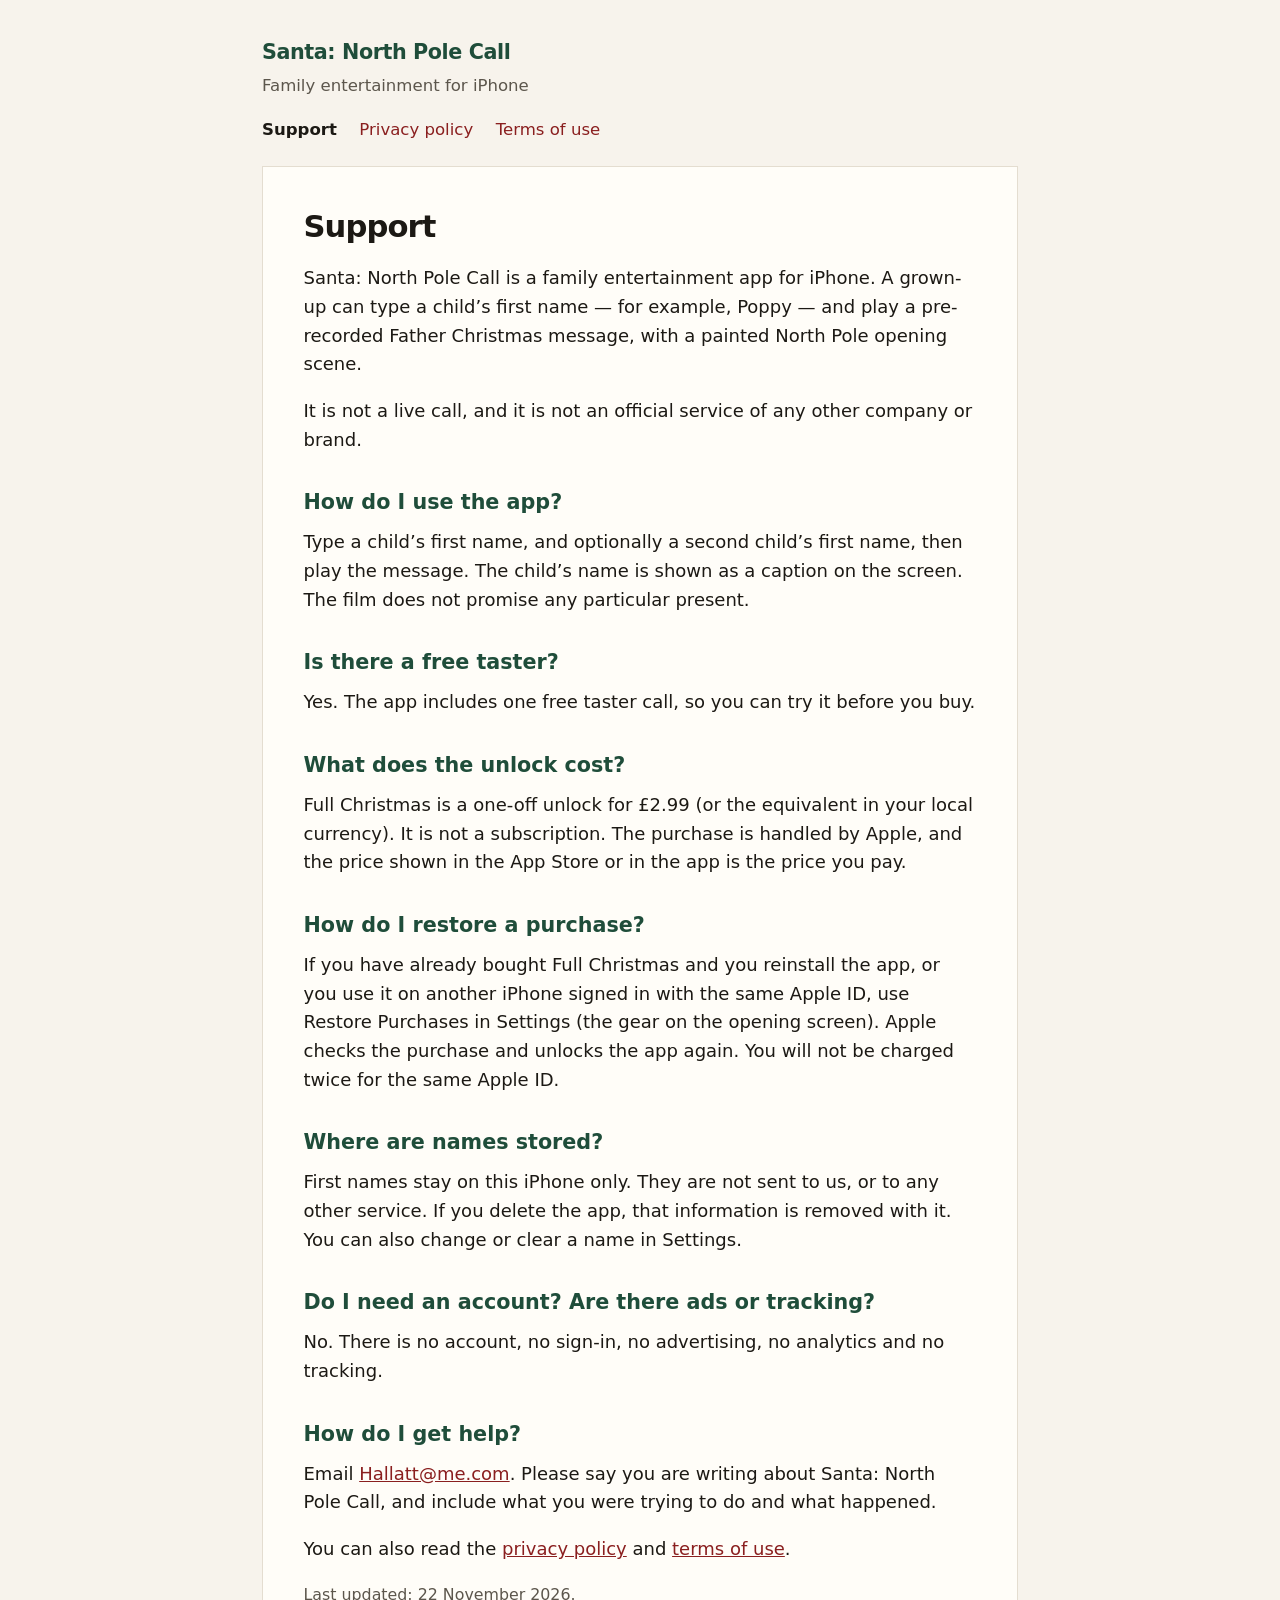
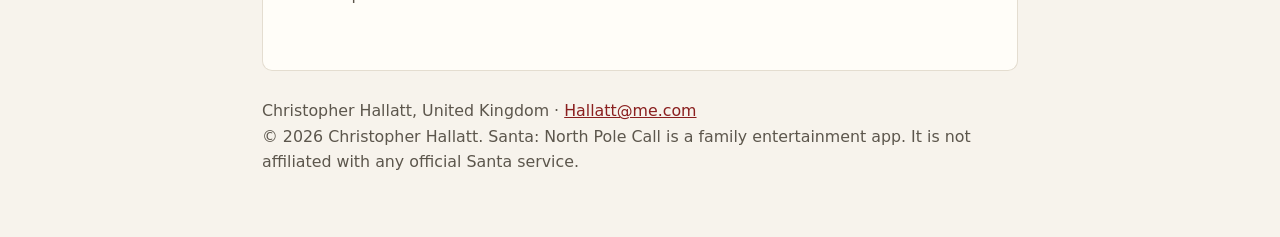
<file: index.html>
<!DOCTYPE html>
<html lang="en-GB">
<head>
  <meta charset="utf-8">
  <meta name="viewport" content="width=device-width, initial-scale=1">
  <meta name="description" content="Support and frequently asked questions for Santa: North Pole Call, a family entertainment iPhone app.">
  <title>Support — Santa: North Pole Call</title>
  <link rel="stylesheet" href="style.css">
</head>
<body>
  <header>
    <p class="wordmark"><a href="index.html">Santa: North Pole Call</a></p>
    <p class="tagline">Family entertainment for iPhone</p>
    <nav aria-label="Site">
      <a href="index.html" aria-current="page">Support</a>
      <a href="privacy.html">Privacy policy</a>
      <a href="terms.html">Terms of use</a>
    </nav>
  </header>
  <main>
    <h1>Support</h1>
    <p>Santa: North Pole Call is a family entertainment app for iPhone. A grown-up can type a child’s first name — for example, Poppy — and play a pre-recorded Father Christmas message, with a painted North Pole opening scene.</p>
    <p>It is not a live call, and it is not an official service of any other company or brand.</p>

    <h2>How do I use the app?</h2>
    <p>Type a child’s first name, and optionally a second child’s first name, then play the message. The child’s name is shown as a caption on the screen. The film does not promise any particular present.</p>

    <h2>Is there a free taster?</h2>
    <p>Yes. The app includes one free taster call, so you can try it before you buy.</p>

    <h2>What does the unlock cost?</h2>
    <p>Full Christmas is a one-off unlock for £2.99 (or the equivalent in your local currency). It is not a subscription. The purchase is handled by Apple, and the price shown in the App Store or in the app is the price you pay.</p>

    <h2>How do I restore a purchase?</h2>
    <p>If you have already bought Full Christmas and you reinstall the app, or you use it on another iPhone signed in with the same Apple ID, use Restore Purchases in Settings (the gear on the opening screen). Apple checks the purchase and unlocks the app again. You will not be charged twice for the same Apple ID.</p>

    <h2>Where are names stored?</h2>
    <p>First names stay on this iPhone only. They are not sent to us, or to any other service. If you delete the app, that information is removed with it. You can also change or clear a name in Settings.</p>

    <h2>Do I need an account? Are there ads or tracking?</h2>
    <p>No. There is no account, no sign-in, no advertising, no analytics and no tracking.</p>

    <h2>How do I get help?</h2>
    <p>Email <a href="mailto:Hallatt@me.com">Hallatt@me.com</a>. Please say you are writing about Santa: North Pole Call, and include what you were trying to do and what happened.</p>
    <p>You can also read the <a href="privacy.html">privacy policy</a> and <a href="terms.html">terms of use</a>.</p>
    <p class="updated">Last updated: 22 November 2026.</p>
  </main>
  <footer>
    <address>Christopher Hallatt, United Kingdom · <a href="mailto:Hallatt@me.com">Hallatt@me.com</a></address>
    <p>© 2026 Christopher Hallatt. Santa: North Pole Call is a family entertainment app. It is not affiliated with any official Santa service.</p>
  </footer>
</body>
</html>
</file>
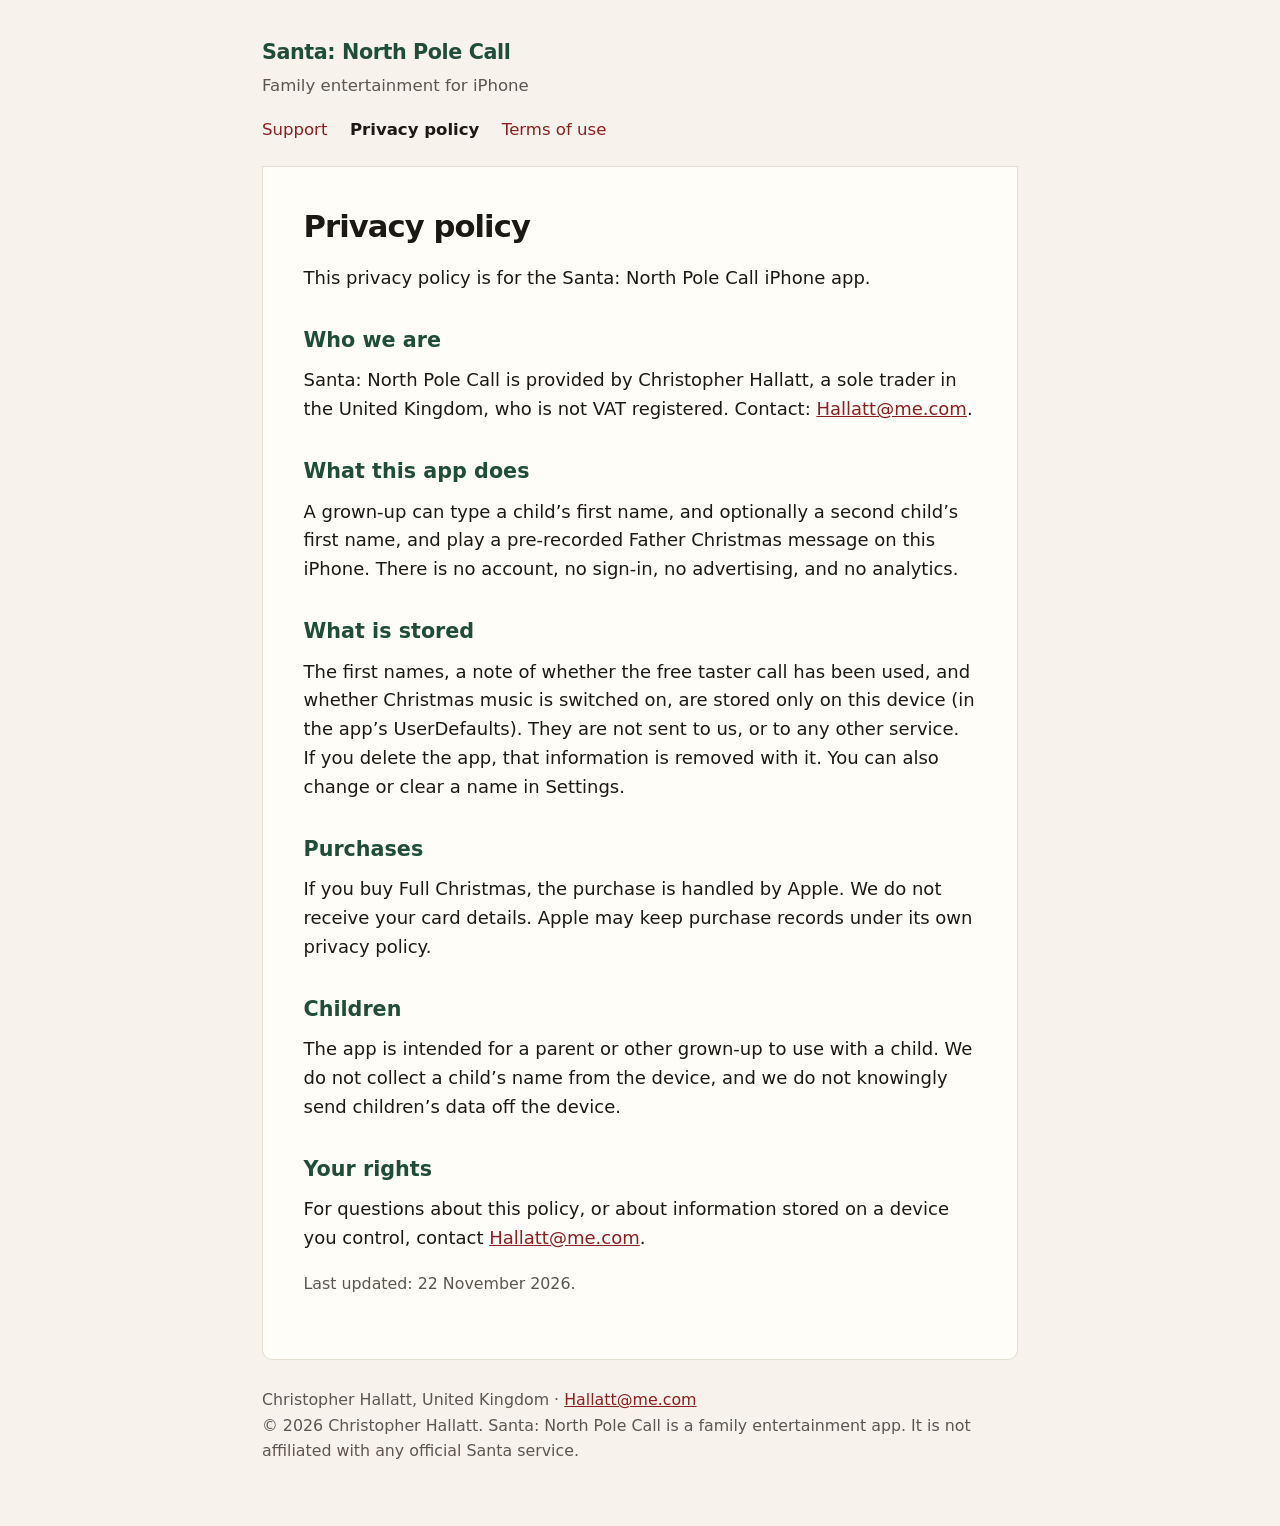
<file: privacy.html>
<!DOCTYPE html>
<html lang="en-GB">
<head>
  <meta charset="utf-8">
  <meta name="viewport" content="width=device-width, initial-scale=1">
  <meta name="description" content="Privacy policy for Santa: North Pole Call.">
  <title>Privacy policy — Santa: North Pole Call</title>
  <link rel="stylesheet" href="style.css">
</head>
<body>
  <header>
    <p class="wordmark"><a href="index.html">Santa: North Pole Call</a></p>
    <p class="tagline">Family entertainment for iPhone</p>
    <nav aria-label="Site">
      <a href="index.html">Support</a>
      <a href="privacy.html" aria-current="page">Privacy policy</a>
      <a href="terms.html">Terms of use</a>
    </nav>
  </header>
  <main>
    <h1>Privacy policy</h1>
    <p>This privacy policy is for the Santa: North Pole Call iPhone app.</p>

    <h2>Who we are</h2>
    <p>Santa: North Pole Call is provided by Christopher Hallatt, a sole trader in the United Kingdom, who is not VAT registered. Contact: <a href="mailto:Hallatt@me.com">Hallatt@me.com</a>.</p>

    <h2>What this app does</h2>
    <p>A grown-up can type a child’s first name, and optionally a second child’s first name, and play a pre-recorded Father Christmas message on this iPhone. There is no account, no sign-in, no advertising, and no analytics.</p>

    <h2>What is stored</h2>
    <p>The first names, a note of whether the free taster call has been used, and whether Christmas music is switched on, are stored only on this device (in the app’s UserDefaults). They are not sent to us, or to any other service. If you delete the app, that information is removed with it. You can also change or clear a name in Settings.</p>

    <h2>Purchases</h2>
    <p>If you buy Full Christmas, the purchase is handled by Apple. We do not receive your card details. Apple may keep purchase records under its own privacy policy.</p>

    <h2>Children</h2>
    <p>The app is intended for a parent or other grown-up to use with a child. We do not collect a child’s name from the device, and we do not knowingly send children’s data off the device.</p>

    <h2>Your rights</h2>
    <p>For questions about this policy, or about information stored on a device you control, contact <a href="mailto:Hallatt@me.com">Hallatt@me.com</a>.</p>
    <p class="updated">Last updated: 22 November 2026.</p>
  </main>
  <footer>
    <address>Christopher Hallatt, United Kingdom · <a href="mailto:Hallatt@me.com">Hallatt@me.com</a></address>
    <p>© 2026 Christopher Hallatt. Santa: North Pole Call is a family entertainment app. It is not affiliated with any official Santa service.</p>
  </footer>
</body>
</html>
</file>
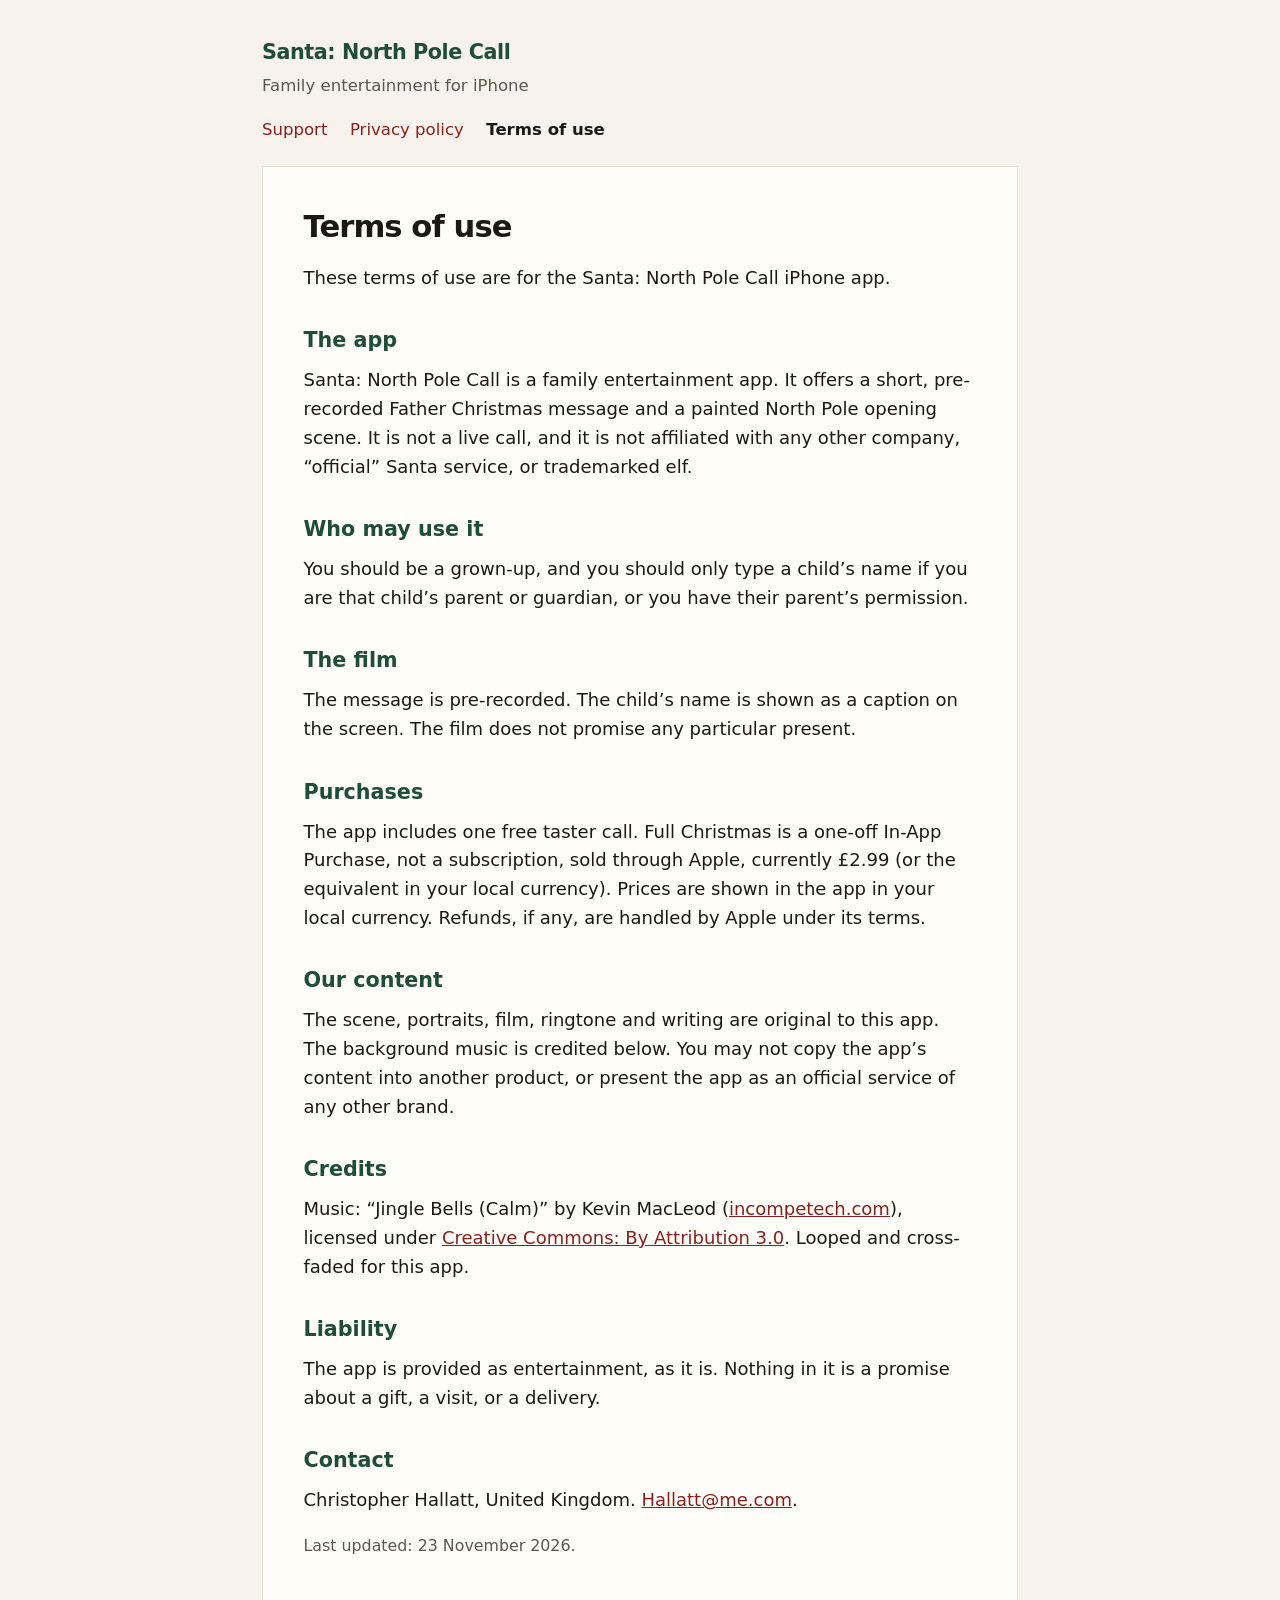
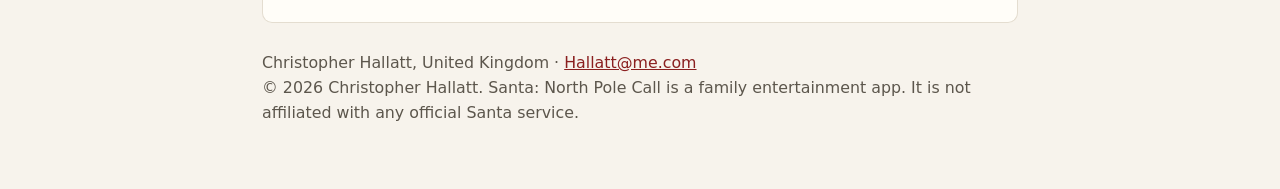
<file: terms.html>
<!DOCTYPE html>
<html lang="en-GB">
<head>
  <meta charset="utf-8">
  <meta name="viewport" content="width=device-width, initial-scale=1">
  <meta name="description" content="Terms of use for Santa: North Pole Call.">
  <title>Terms of use — Santa: North Pole Call</title>
  <link rel="stylesheet" href="style.css">
</head>
<body>
  <header>
    <p class="wordmark"><a href="index.html">Santa: North Pole Call</a></p>
    <p class="tagline">Family entertainment for iPhone</p>
    <nav aria-label="Site">
      <a href="index.html">Support</a>
      <a href="privacy.html">Privacy policy</a>
      <a href="terms.html" aria-current="page">Terms of use</a>
    </nav>
  </header>
  <main>
    <h1>Terms of use</h1>
    <p>These terms of use are for the Santa: North Pole Call iPhone app.</p>

    <h2>The app</h2>
    <p>Santa: North Pole Call is a family entertainment app. It offers a short, pre-recorded Father Christmas message and a painted North Pole opening scene. It is not a live call, and it is not affiliated with any other company, “official” Santa service, or trademarked elf.</p>

    <h2>Who may use it</h2>
    <p>You should be a grown-up, and you should only type a child’s name if you are that child’s parent or guardian, or you have their parent’s permission.</p>

    <h2>The film</h2>
    <p>The message is pre-recorded. The child’s name is shown as a caption on the screen. The film does not promise any particular present.</p>

    <h2>Purchases</h2>
    <p>The app includes one free taster call. Full Christmas is a one-off In-App Purchase, not a subscription, sold through Apple, currently £2.99 (or the equivalent in your local currency). Prices are shown in the app in your local currency. Refunds, if any, are handled by Apple under its terms.</p>

    <h2>Our content</h2>
    <p>The scene, portraits, film, ringtone and writing are original to this app. The background music is credited below. You may not copy the app’s content into another product, or present the app as an official service of any other brand.</p>

    <h2>Credits</h2>
    <p>Music: “Jingle Bells (Calm)” by Kevin MacLeod (<a href="https://incompetech.com">incompetech.com</a>), licensed under <a href="https://creativecommons.org/licenses/by/3.0/">Creative Commons: By Attribution 3.0</a>. Looped and cross-faded for this app.</p>

    <h2>Liability</h2>
    <p>The app is provided as entertainment, as it is. Nothing in it is a promise about a gift, a visit, or a delivery.</p>

    <h2>Contact</h2>
    <p>Christopher Hallatt, United Kingdom. <a href="mailto:Hallatt@me.com">Hallatt@me.com</a>.</p>
    <p class="updated">Last updated: 23 November 2026.</p>
  </main>
  <footer>
    <address>Christopher Hallatt, United Kingdom · <a href="mailto:Hallatt@me.com">Hallatt@me.com</a></address>
    <p>© 2026 Christopher Hallatt. Santa: North Pole Call is a family entertainment app. It is not affiliated with any official Santa service.</p>
  </footer>
</body>
</html>
</file>
<file: style.css>
:root {
  --bg: #f7f3ec;
  --paper: #fffdf8;
  --ink: #1c1914;
  --muted: #5c564c;
  --line: #e4ddd0;
  --accent: #1f4d3a;
  --accent-hover: #16382a;
  --link: #8a1f1f;
}

* {
  box-sizing: border-box;
}

html {
  font-size: 18px;
}

body {
  margin: 0;
  color: var(--ink);
  background: var(--bg);
  font-family: ui-sans-serif, system-ui, -apple-system, "Segoe UI", Roboto, "Helvetica Neue", Arial, sans-serif;
  line-height: 1.6;
}

header, main, footer {
  width: min(42rem, calc(100% - 2.5rem));
  margin-left: auto;
  margin-right: auto;
}

header {
  padding: 2rem 0 1.25rem;
  border-bottom: 1px solid var(--line);
}

.wordmark {
  margin: 0 0 0.2rem;
  font-size: 1.15rem;
  font-weight: 650;
  letter-spacing: -0.02em;
  color: var(--accent);
}

.wordmark a {
  color: inherit;
  text-decoration: none;
}

.tagline {
  margin: 0 0 1rem;
  color: var(--muted);
  font-size: 0.92rem;
}

nav {
  display: flex;
  flex-wrap: wrap;
  gap: 0.75rem 1.25rem;
  font-size: 0.92rem;
}

nav a {
  color: var(--link);
  text-decoration: none;
}

nav a:hover, nav a:focus-visible, a:hover, a:focus-visible {
  text-decoration: underline;
}

nav a[aria-current="page"] {
  color: var(--ink);
  font-weight: 650;
  text-decoration: none;
}

main {
  background: var(--paper);
  padding: 1.75rem 1.5rem 2rem;
  border: 1px solid var(--line);
  border-top: none;
  border-radius: 0 0 10px 10px;
}

h1 {
  margin: 0 0 1rem;
  font-size: 1.7rem;
  line-height: 1.25;
  letter-spacing: -0.03em;
}

h2 {
  margin: 1.75rem 0 0.5rem;
  font-size: 1.15rem;
  color: var(--accent);
}

p, ul {
  margin: 0 0 1rem;
}

ul {
  padding-left: 1.2rem;
}

li + li {
  margin-top: 0.35rem;
}

a {
  color: var(--link);
}

.updated, footer {
  color: var(--muted);
  font-size: 0.88rem;
}

footer {
  padding: 1.5rem 0 2.5rem;
}

address {
  font-style: normal;
}

@media (min-width: 640px) {
  main {
    padding: 2.25rem 2.25rem 2.5rem;
  }
}
</file>
